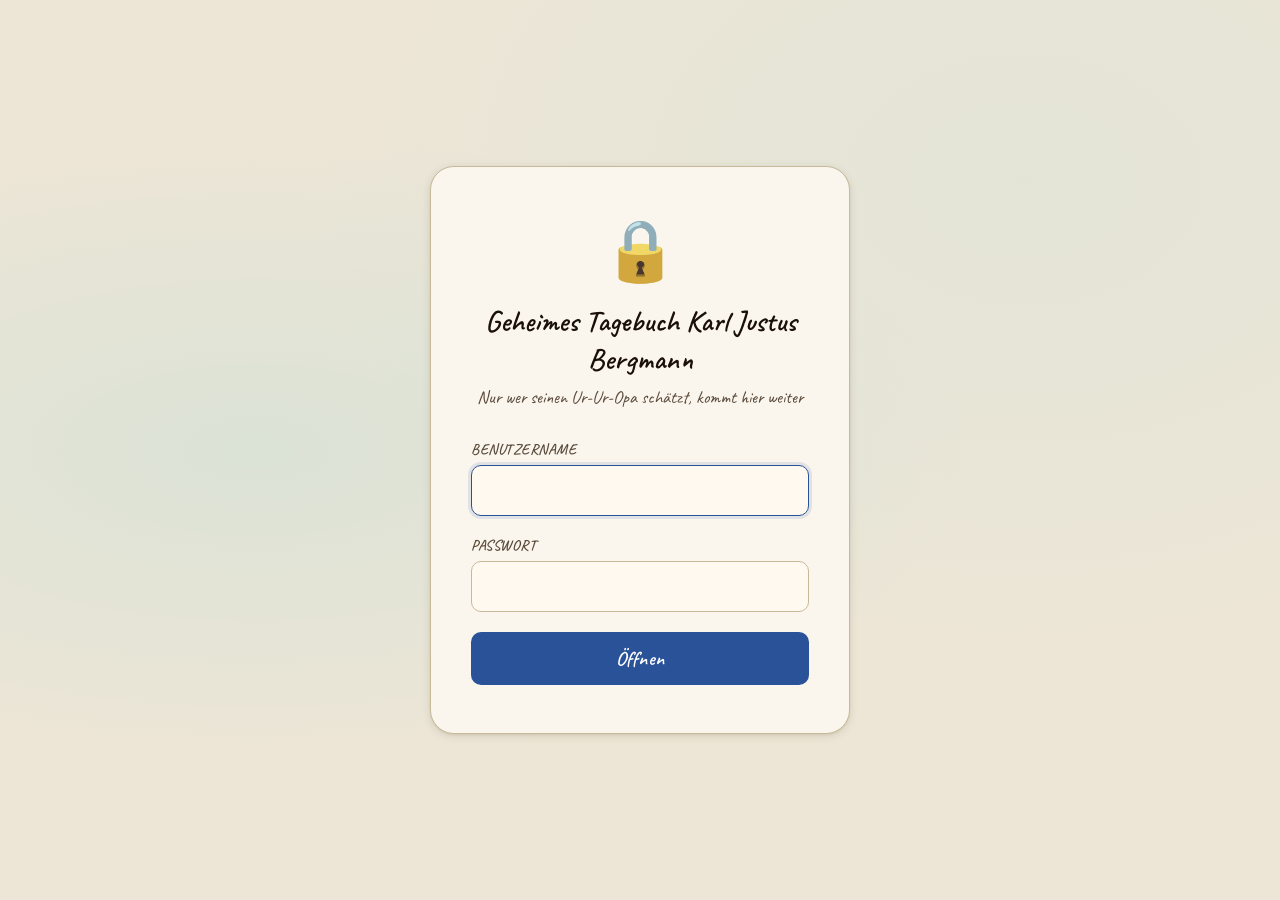
<file: index.html>
<!DOCTYPE html>
<html lang="en">
<head>
  <meta charset="UTF-8">
  <meta name="viewport" content="width=device-width, initial-scale=1.0, user-scalable=no">
  <meta name="apple-mobile-web-app-capable" content="yes">
  <meta name="apple-mobile-web-app-status-bar-style" content="black-translucent">
  <meta name="apple-mobile-web-app-title" content="Tagebuch">
  <link rel="apple-touch-icon" href="assets/icon.svg">
  <link rel="manifest" href="manifest.json">
  <title>Tagebuch</title>
  <link rel="stylesheet" href="css/style.css">
  <link rel="stylesheet" href="css/themes.css">
</head>
<body>

  <!-- Login Screen -->
  <div id="screen-login" class="screen active">
    <div class="login-card">
      <div class="login-icon">&#128274;</div>
      <h1 id="login-title">Secure Login</h1>
      <p id="login-subtitle">Enter your credentials to access the system</p>
      <form id="login-form" autocomplete="off">
        <div class="input-group">
          <label for="login-username">Benutzername</label>
          <input type="text" id="login-username" autocomplete="off" spellcheck="false">
        </div>
        <div class="input-group">
          <label for="login-password">Passwort</label>
          <input type="password" id="login-password" autocomplete="off">
        </div>
        <p id="login-error" class="error-message" hidden></p>
        <button type="submit" class="btn-primary">Öffnen</button>
      </form>
    </div>
  </div>

  <!-- Inbox Screen -->
  <div id="screen-inbox" class="screen">
    <!-- Sidebar -->
    <aside class="sidebar">
      <div class="sidebar-header">
        <div class="app-logo">&#128218;</div>
        <span class="app-name">Tagebuch</span>
      </div>
      <nav class="sidebar-nav">
        <a class="nav-item active" id="nav-inbox">
          <span class="nav-icon">&#128221;</span>
          Einträge
          <span class="nav-badge" id="unread-badge"></span>
        </a>
        <a class="nav-item" id="nav-newspaper" style="display:none;">
          <span class="nav-icon">&#128240;</span>
          Zeitungsseite
        </a>
      </nav>
      <div class="sidebar-account">
        <div class="account-avatar" id="account-avatar"></div>
        <div class="account-info">
          <div class="account-name" id="account-name"></div>
          <div class="account-email" id="account-email"></div>
        </div>
      </div>
    </aside>

    <!-- Main Content Area -->
    <main class="inbox-main">
      <!-- Email List View -->
      <div id="email-list-view" class="view active">
        <div class="inbox-header">
          <h2>Einträge</h2>
        </div>
        <div id="email-list" class="email-list"></div>
      </div>

      <!-- Email Detail View -->
      <div id="email-detail-view" class="view">
        <div class="detail-header">
          <button class="btn-back" id="btn-back">&#8592; Zurück</button>
        </div>
        <div id="email-detail-content" class="email-detail-content"></div>
      </div>
    </main>
  </div>

  <!-- Marker Speech Bubble -->
  <div id="marker-bubble" class="marker-bubble">
    <button class="bubble-close" id="bubble-close">&times;</button>
    <div id="bubble-content" class="bubble-content"></div>
    <div class="bubble-tail"></div>
  </div>
  <!-- Transparent backdrop — captures outside-clicks to close bubble -->
  <div id="bubble-backdrop" class="bubble-backdrop"></div>

  <!-- Audio for notification -->
  <audio id="notification-sound" preload="auto" src="assets/notification.wav"></audio>

  <!-- Newspaper Popup -->
  <div id="newspaper-popup" class="newspaper-overlay">
    <div class="newspaper-modal">
      <button class="newspaper-close" id="newspaper-close">&times;</button>
      <div class="newspaper-inner">
        <img src="assets/Zeitungsseite_final.png" alt="Zeitungsseite" class="newspaper-image">
      </div>
    </div>
  </div>

  <!-- PWA Service Worker -->
  <script>
    if ('serviceWorker' in navigator) {
      navigator.serviceWorker.register('./sw.js');
    }
  </script>

  <!-- Config (edit data/config.js to customize the game) -->
  <script src="data/config.js"></script>

  <!-- Scripts (order matters) -->
  <script src="js/app.js"></script>
  <script src="js/theme.js"></script>
  <script src="js/login.js"></script>
  <script src="js/inbox.js"></script>
  <script src="js/map.js"></script>

</body>
</html>
</file>
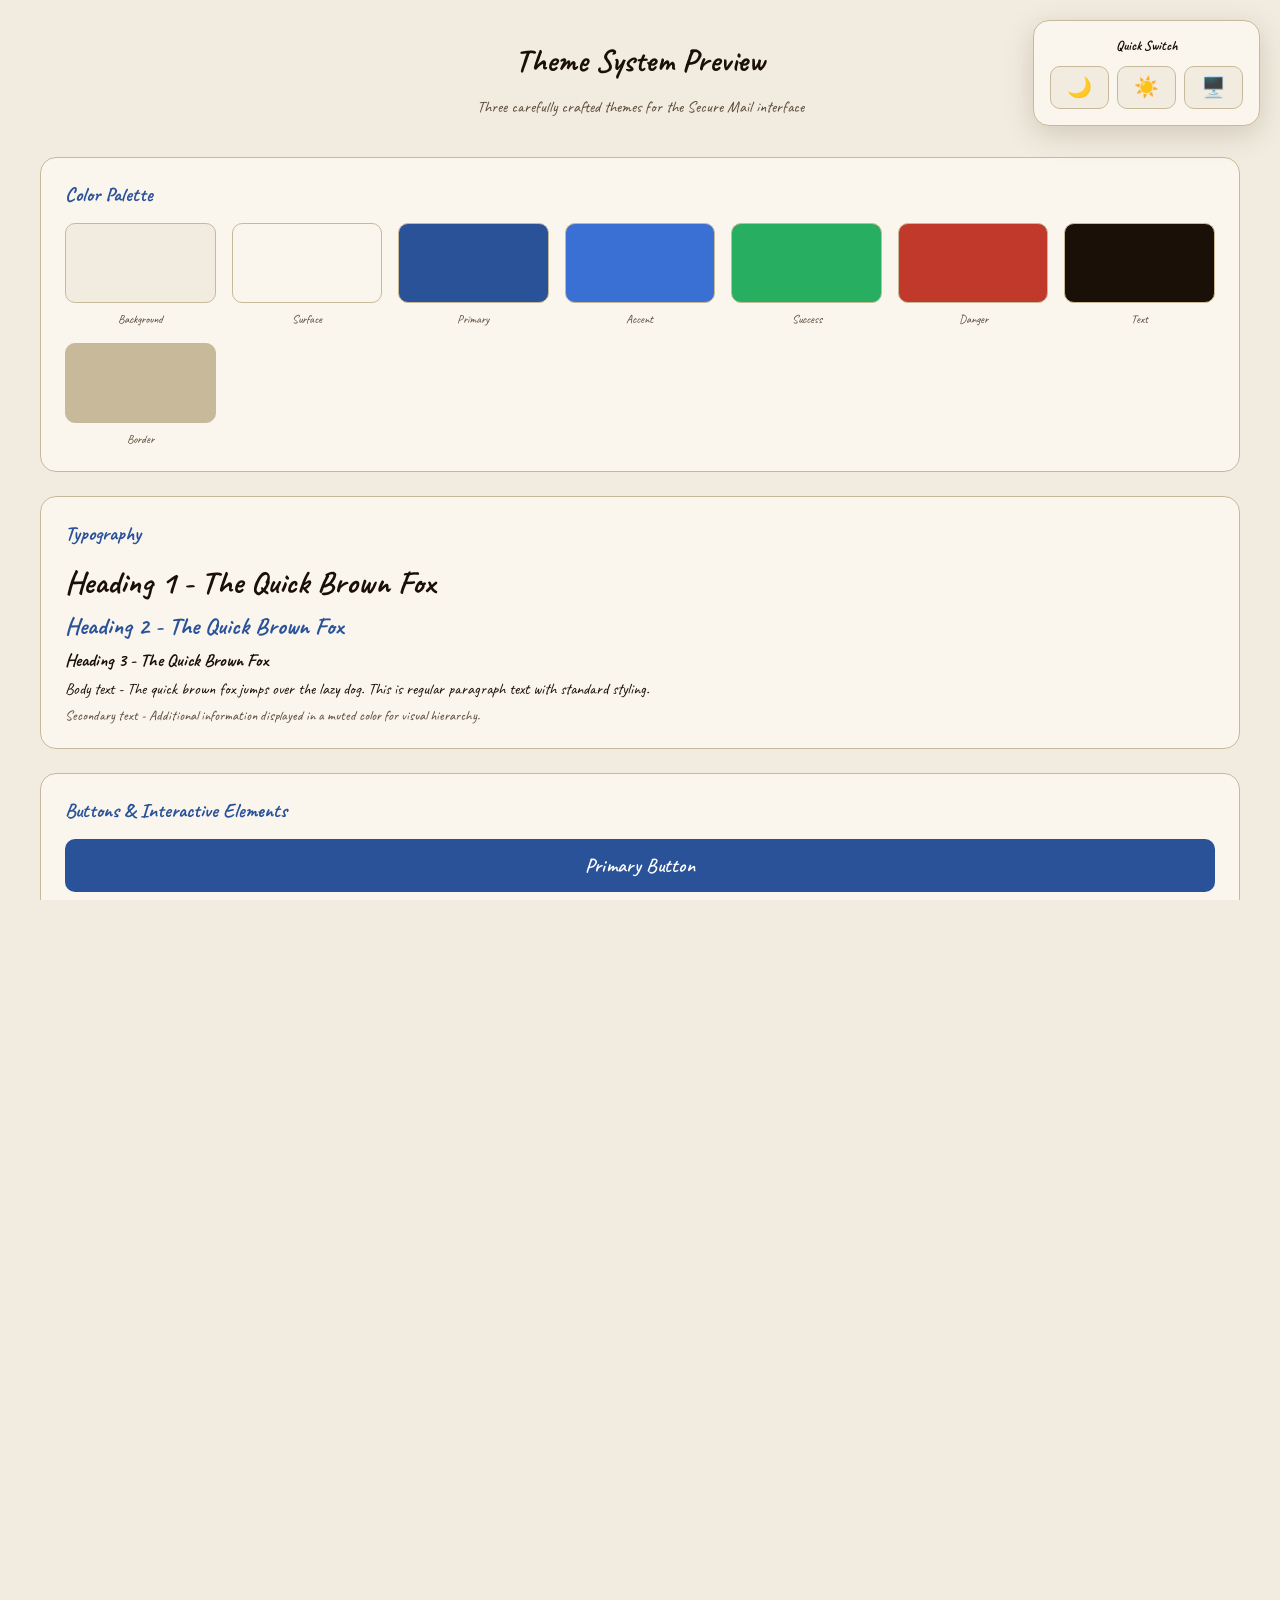
<file: theme-preview.html>
<!DOCTYPE html>
<html lang="en">
<head>
  <meta charset="UTF-8">
  <meta name="viewport" content="width=device-width, initial-scale=1.0">
  <title>Theme Preview - Secure Mail</title>
  <link rel="stylesheet" href="css/style.css">
  <link rel="stylesheet" href="css/themes.css">
  <style>
    .preview-container {
      padding: 40px;
      max-width: 1400px;
      margin: 0 auto;
    }

    .preview-header {
      text-align: center;
      margin-bottom: 40px;
    }

    .preview-header h1 {
      font-size: 32px;
      margin-bottom: 16px;
    }

    .preview-header p {
      color: var(--color-text-secondary);
      font-size: 16px;
    }

    .theme-showcase {
      display: grid;
      gap: 24px;
      margin-bottom: 40px;
    }

    .showcase-section {
      background: var(--color-surface);
      border: 1px solid var(--color-border);
      border-radius: var(--radius-lg);
      padding: 24px;
    }

    .showcase-section h2 {
      font-size: 20px;
      margin-bottom: 16px;
      color: var(--color-primary);
    }

    .color-swatches {
      display: grid;
      grid-template-columns: repeat(auto-fill, minmax(140px, 1fr));
      gap: 16px;
      margin-top: 16px;
    }

    .color-swatch {
      text-align: center;
    }

    .color-box {
      width: 100%;
      height: 80px;
      border-radius: var(--radius-md);
      margin-bottom: 8px;
      border: 1px solid var(--color-border);
    }

    .color-label {
      font-size: 12px;
      color: var(--color-text-secondary);
      font-family: var(--font-mono);
    }

    .component-demo {
      display: grid;
      gap: 16px;
      margin-top: 16px;
    }

    .demo-row {
      display: flex;
      gap: 12px;
      flex-wrap: wrap;
    }

    .quick-theme-switcher {
      position: fixed;
      top: 20px;
      right: 20px;
      background: var(--color-surface);
      border: 1px solid var(--color-border);
      border-radius: var(--radius-lg);
      padding: 16px;
      box-shadow: var(--shadow-lg);
      z-index: 1000;
    }

    .quick-theme-switcher h3 {
      font-size: 14px;
      margin-bottom: 12px;
      text-align: center;
    }

    .quick-theme-buttons {
      display: flex;
      gap: 8px;
    }

    .quick-theme-btn {
      padding: 8px 16px;
      background: var(--color-bg);
      border: 1px solid var(--color-border);
      border-radius: var(--radius-md);
      color: var(--color-text);
      cursor: pointer;
      font-size: 20px;
      transition: all var(--transition-fast);
    }

    .quick-theme-btn:hover {
      background: var(--color-surface-hover);
      border-color: var(--color-primary);
      transform: scale(1.1);
    }

    .quick-theme-btn.active {
      background: var(--color-primary);
      border-color: var(--color-primary);
    }
  </style>
</head>
<body>
  <div class="quick-theme-switcher">
    <h3>Quick Switch</h3>
    <div class="quick-theme-buttons">
      <button class="quick-theme-btn" data-theme="darkmode" title="Dark Mode">🌙</button>
      <button class="quick-theme-btn" data-theme="bright" title="Bright Mode">☀️</button>
      <button class="quick-theme-btn" data-theme="oldschool" title="Old School">🖥️</button>
    </div>
  </div>

  <div class="preview-container">
    <div class="preview-header">
      <h1>Theme System Preview</h1>
      <p>Three carefully crafted themes for the Secure Mail interface</p>
    </div>

    <div class="theme-showcase">
      <!-- Color Palette -->
      <div class="showcase-section">
        <h2>Color Palette</h2>
        <div class="color-swatches">
          <div class="color-swatch">
            <div class="color-box" style="background: var(--color-bg);"></div>
            <div class="color-label">Background</div>
          </div>
          <div class="color-swatch">
            <div class="color-box" style="background: var(--color-surface);"></div>
            <div class="color-label">Surface</div>
          </div>
          <div class="color-swatch">
            <div class="color-box" style="background: var(--color-primary);"></div>
            <div class="color-label">Primary</div>
          </div>
          <div class="color-swatch">
            <div class="color-box" style="background: var(--color-accent);"></div>
            <div class="color-label">Accent</div>
          </div>
          <div class="color-swatch">
            <div class="color-box" style="background: var(--color-success);"></div>
            <div class="color-label">Success</div>
          </div>
          <div class="color-swatch">
            <div class="color-box" style="background: var(--color-danger);"></div>
            <div class="color-label">Danger</div>
          </div>
          <div class="color-swatch">
            <div class="color-box" style="background: var(--color-text);"></div>
            <div class="color-label">Text</div>
          </div>
          <div class="color-swatch">
            <div class="color-box" style="background: var(--color-border);"></div>
            <div class="color-label">Border</div>
          </div>
        </div>
      </div>

      <!-- Typography -->
      <div class="showcase-section">
        <h2>Typography</h2>
        <div style="margin-top: 16px;">
          <h1 style="font-size: 32px; margin-bottom: 8px;">Heading 1 - The Quick Brown Fox</h1>
          <h2 style="font-size: 24px; margin-bottom: 8px;">Heading 2 - The Quick Brown Fox</h2>
          <h3 style="font-size: 18px; margin-bottom: 8px;">Heading 3 - The Quick Brown Fox</h3>
          <p style="font-size: 16px; margin-bottom: 8px;">Body text - The quick brown fox jumps over the lazy dog. This is regular paragraph text with standard styling.</p>
          <p style="font-size: 14px; color: var(--color-text-secondary);">Secondary text - Additional information displayed in a muted color for visual hierarchy.</p>
        </div>
      </div>

      <!-- Buttons -->
      <div class="showcase-section">
        <h2>Buttons & Interactive Elements</h2>
        <div class="component-demo">
          <div class="demo-row">
            <button class="btn-primary">Primary Button</button>
            <button class="btn-back">Back Button</button>
            <button class="btn-primary" disabled>Disabled Button</button>
          </div>
        </div>
      </div>

      <!-- Form Inputs -->
      <div class="showcase-section">
        <h2>Form Elements</h2>
        <div class="component-demo">
          <div class="input-group">
            <label for="preview-input-1">Username</label>
            <input type="text" id="preview-input-1" value="agent" placeholder="Enter username">
          </div>
          <div class="input-group">
            <label for="preview-input-2">Password</label>
            <input type="password" id="preview-input-2" placeholder="Enter password">
          </div>
        </div>
      </div>

      <!-- Email List Sample -->
      <div class="showcase-section">
        <h2>Email List Items</h2>
        <div style="margin-top: 16px;">
          <div class="email-row unread">
            <div class="unread-dot"></div>
            <div class="email-content">
              <div class="email-from">Director</div>
              <div class="email-subject">URGENT: Mission Briefing</div>
            </div>
            <div class="email-date">08:00</div>
          </div>
          <div class="email-row">
            <div class="unread-dot"></div>
            <div class="email-content">
              <div class="email-from">IT Support</div>
              <div class="email-subject">System Maintenance Notice</div>
            </div>
            <div class="email-date">14:15</div>
          </div>
        </div>
      </div>

      <!-- Cards & Surfaces -->
      <div class="showcase-section">
        <h2>Cards & Surfaces</h2>
        <div style="margin-top: 16px; display: grid; gap: 16px;">
          <div style="background: var(--color-surface); padding: 20px; border-radius: var(--radius-md); border: 1px solid var(--color-border);">
            <h3 style="margin-bottom: 8px;">Card Title</h3>
            <p style="color: var(--color-text-secondary); font-size: 14px;">This is a card component demonstrating surface styling with proper elevation and borders.</p>
          </div>
        </div>
      </div>

      <!-- Badges & Labels -->
      <div class="showcase-section">
        <h2>Badges & Status Indicators</h2>
        <div class="demo-row" style="margin-top: 16px;">
          <span class="nav-badge visible">3</span>
          <span style="background: var(--color-success); color: white; padding: 4px 12px; border-radius: 12px; font-size: 12px; font-weight: 600;">Success</span>
          <span style="background: var(--color-danger); color: white; padding: 4px 12px; border-radius: 12px; font-size: 12px; font-weight: 600;">Error</span>
          <span style="background: var(--color-primary); color: white; padding: 4px 12px; border-radius: 12px; font-size: 12px; font-weight: 600;">Info</span>
        </div>
      </div>
    </div>
  </div>

  <script src="js/theme.js"></script>
  <script>
    // Add click handlers for quick theme buttons
    document.querySelectorAll('.quick-theme-btn').forEach(function(btn) {
      btn.addEventListener('click', function() {
        var theme = this.dataset.theme;
        if (window.EscapeRoom && window.EscapeRoom.theme) {
          window.EscapeRoom.theme.apply(theme);
        }
        updateQuickButtons();
      });
    });

    function updateQuickButtons() {
      var current = window.EscapeRoom.theme.getCurrent();
      document.querySelectorAll('.quick-theme-btn').forEach(function(btn) {
        if (btn.dataset.theme === current) {
          btn.classList.add('active');
        } else {
          btn.classList.remove('active');
        }
      });
    }

    // Update buttons on theme change
    document.addEventListener('theme-changed', updateQuickButtons);

    // Initial update
    setTimeout(updateQuickButtons, 100);
  </script>
</body>
</html>
</file>
<file: css/style.css>
/* ============================================
   CSS Custom Properties
   ============================================ */
:root {
  --color-bg: #0f1923;
  --color-bg-light: #1a2733;
  --color-surface: #1e3044;
  --color-surface-hover: #253d54;
  --color-primary: #00b4d8;
  --color-primary-dark: #0096b7;
  --color-accent: #48cae4;
  --color-danger: #e63946;
  --color-success: #2a9d8f;
  --color-text: #e8eaed;
  --color-text-secondary: #9aa0a6;
  --color-text-muted: #5f6368;
  --color-border: #2a3f52;
  --color-unread: #00b4d8;
  --color-marker: #e63946;
  --color-marker-done: #2a9d8f;

  --font-family: -apple-system, BlinkMacSystemFont, 'Segoe UI', Roboto, Oxygen, sans-serif;
  --font-mono: 'Courier New', Courier, monospace;

  --radius-sm: 6px;
  --radius-md: 10px;
  --radius-lg: 16px;
  --radius-xl: 24px;

  --shadow-sm: 0 1px 3px rgba(0, 0, 0, 0.3);
  --shadow-md: 0 4px 12px rgba(0, 0, 0, 0.4);
  --shadow-lg: 0 8px 30px rgba(0, 0, 0, 0.5);
  --shadow-xl: 0 16px 50px rgba(0, 0, 0, 0.6);

  --transition-fast: 0.15s ease;
  --transition-normal: 0.3s ease;
  --transition-slow: 0.5s ease;

  --sidebar-width: 260px;
}

/* ============================================
   Reset & Base
   ============================================ */
*, *::before, *::after {
  margin: 0;
  padding: 0;
  box-sizing: border-box;
}

html, body {
  height: 100%;
  overflow: hidden;
}

body {
  font-family: var(--font-family);
  background: var(--color-bg);
  color: var(--color-text);
  -webkit-tap-highlight-color: transparent;
  -webkit-font-smoothing: antialiased;
}

button {
  font-family: inherit;
  cursor: pointer;
  border: none;
  outline: none;
}

input {
  font-family: inherit;
  outline: none;
  border: none;
}

/* ============================================
   Screen Management
   ============================================ */
.screen {
  position: absolute;
  inset: 0;
  opacity: 0;
  visibility: hidden;
  transition: opacity var(--transition-slow), visibility var(--transition-slow);
}

.screen.active {
  opacity: 1;
  visibility: visible;
}

.view {
  display: none;
}

.view.active {
  display: flex;
  flex-direction: column;
  flex: 1;
  min-height: 0;
}

/* ============================================
   Login Screen
   ============================================ */
#screen-login {
  display: flex;
  align-items: center;
  justify-content: center;
  background: linear-gradient(135deg, #0a1628 0%, #1a2733 50%, #0f2027 100%);
}

#screen-login::before {
  content: '';
  position: absolute;
  inset: 0;
  background:
    radial-gradient(ellipse at 20% 50%, rgba(0, 180, 216, 0.08) 0%, transparent 50%),
    radial-gradient(ellipse at 80% 20%, rgba(72, 202, 228, 0.06) 0%, transparent 50%);
  pointer-events: none;
}

.login-card {
  position: relative;
  background: var(--color-surface);
  border: 1px solid var(--color-border);
  border-radius: var(--radius-xl);
  padding: 48px 40px;
  width: 90%;
  max-width: 420px;
  box-shadow: var(--shadow-xl);
  text-align: center;
}

.login-icon {
  font-size: 60px;
  margin-bottom: 16px;
  filter: grayscale(0.3);
}

.login-card h1 {
  font-size: 30px;
  font-weight: 600;
  margin-bottom: 8px;
  color: var(--color-text);
}

.login-card p {
  font-size: 18px;
  color: var(--color-text-secondary);
  margin-bottom: 32px;
}

.input-group {
  text-align: left;
  margin-bottom: 20px;
}

.input-group label {
  display: block;
  font-size: 15px;
  font-weight: 600;
  text-transform: uppercase;
  letter-spacing: 0.5px;
  color: var(--color-text-secondary);
  margin-bottom: 6px;
}

.input-group input {
  width: 100%;
  padding: 12px 16px;
  background: var(--color-bg-light);
  border: 1px solid var(--color-border);
  border-radius: var(--radius-md);
  color: var(--color-text);
  font-size: 20px;
  transition: border-color var(--transition-fast);
}

.input-group input:focus {
  border-color: var(--color-primary);
}

.error-message {
  color: var(--color-danger) !important;
  font-size: 13px !important;
  margin-bottom: 16px !important;
  min-height: 20px;
}

.btn-primary {
  width: 100%;
  padding: 14px;
  background: var(--color-primary);
  color: #fff;
  font-size: 20px;
  font-weight: 600;
  border-radius: var(--radius-md);
  transition: background var(--transition-fast), transform var(--transition-fast);
}

.btn-primary:hover {
  background: var(--color-primary-dark);
}

.btn-primary:active {
  transform: scale(0.98);
}

/* Shake animation */
@keyframes shake {
  0%, 100% { transform: translateX(0); }
  10%, 30%, 50%, 70%, 90% { transform: translateX(-6px); }
  20%, 40%, 60%, 80% { transform: translateX(6px); }
}

.login-card.shake {
  animation: shake 0.5s ease;
}

/* ============================================
   Inbox Screen Layout
   ============================================ */
#screen-inbox {
  display: flex;
  background: var(--color-bg);
}

/* Sidebar */
.sidebar {
  width: var(--sidebar-width);
  background: var(--color-bg-light);
  border-right: 1px solid var(--color-border);
  display: flex;
  flex-direction: column;
  flex-shrink: 0;
}

.sidebar-header {
  display: flex;
  align-items: center;
  gap: 12px;
  padding: 20px;
  border-bottom: 1px solid var(--color-border);
}

.app-logo {
  font-size: 35px;
}

.app-name {
  font-size: 23px;
  font-weight: 700;
  color: var(--color-primary);
}

.sidebar-nav {
  padding: 12px;
  flex: 1;
}

.nav-item {
  display: flex;
  align-items: center;
  gap: 12px;
  padding: 12px 16px;
  border-radius: var(--radius-md);
  color: var(--color-text);
  text-decoration: none;
  font-size: 18px;
  font-weight: 500;
  cursor: pointer;
  transition: background var(--transition-fast);
}

.nav-item.active {
  background: var(--color-surface);
}

.nav-icon {
  font-size: 23px;
}

.nav-badge {
  margin-left: auto;
  background: var(--color-primary);
  color: #fff;
  font-size: 14px;
  font-weight: 700;
  padding: 2px 8px;
  border-radius: 10px;
  display: none;
}

.nav-badge.visible {
  display: inline-block;
}

.sidebar-account {
  display: flex;
  align-items: center;
  gap: 12px;
  padding: 16px 20px;
  border-top: 1px solid var(--color-border);
}

.account-avatar {
  width: 36px;
  height: 36px;
  border-radius: 50%;
  background: var(--color-primary);
  display: flex;
  align-items: center;
  justify-content: center;
  color: #fff;
  font-weight: 700;
  font-size: 18px;
  flex-shrink: 0;
}

.account-name {
  font-size: 16px;
  font-weight: 600;
}

.account-email {
  font-size: 14px;
  color: var(--color-text-secondary);
}

/* Main Content */
.inbox-main {
  flex: 1;
  display: flex;
  flex-direction: column;
  min-width: 0;
  min-height: 0;
  overflow: hidden;
}

/* Inbox Header */
.inbox-header {
  padding: 20px 24px;
  border-bottom: 1px solid var(--color-border);
  flex-shrink: 0;
}

.inbox-header h2 {
  font-size: 25px;
  font-weight: 600;
}

/* Email List */
.email-list {
  flex: 1;
  overflow-y: auto;
}

.email-row {
  display: flex;
  align-items: center;
  padding: 16px 24px;
  border-bottom: 1px solid var(--color-border);
  cursor: pointer;
  transition: background var(--transition-fast);
  gap: 16px;
}

.email-row:hover {
  background: var(--color-surface-hover);
}

.email-row.unread {
  background: var(--color-surface);
}

.email-row.unread .email-subject {
  font-weight: 700;
  color: var(--color-text);
}

.email-row.unread .email-from {
  font-weight: 600;
  color: var(--color-text);
}

.unread-dot {
  width: 8px;
  height: 8px;
  border-radius: 50%;
  background: var(--color-unread);
  flex-shrink: 0;
  opacity: 0;
}

.email-row.unread .unread-dot {
  opacity: 1;
}

.email-content {
  flex: 1;
  min-width: 0;
}

.email-from {
  font-size: 18px;
  color: var(--color-text-secondary);
  margin-bottom: 2px;
  white-space: nowrap;
  overflow: hidden;
  text-overflow: ellipsis;
}

.email-subject {
  font-size: 19px;
  color: var(--color-text-secondary);
  white-space: nowrap;
  overflow: hidden;
  text-overflow: ellipsis;
}

.email-date {
  font-size: 15px;
  font-weight: 700;
  color: var(--color-text-muted);
  flex-shrink: 0;
  white-space: nowrap;
}

/* New email slide-in animation */
@keyframes slideInEmail {
  from {
    opacity: 0;
    transform: translateY(-20px);
    max-height: 0;
    padding-top: 0;
    padding-bottom: 0;
  }
  to {
    opacity: 1;
    transform: translateY(0);
    max-height: 100px;
    padding-top: 16px;
    padding-bottom: 16px;
  }
}

.email-row.new-email {
  animation: slideInEmail 0.5s ease forwards;
  background: rgba(0, 180, 216, 0.1);
}

/* ============================================
   Email Detail View
   ============================================ */
.detail-header {
  padding: 16px 24px;
  border-bottom: 1px solid var(--color-border);
  flex-shrink: 0;
}

.btn-back {
  background: var(--color-surface);
  color: var(--color-primary);
  font-size: 19px;
  font-weight: 600;
  padding: 10px 20px;
  border-radius: var(--radius-md);
  border: 1px solid var(--color-border);
  transition: background var(--transition-fast), border-color var(--transition-fast);
}

.btn-back:hover {
  background: var(--color-surface-hover);
  border-color: var(--color-primary);
}

.email-detail-content {
  flex: 1;
  overflow-y: auto;
  padding: 24px;
  padding-bottom: 40vh;
  background: var(--color-bg);
}

.detail-subject {
  font-size: 28px;
  font-weight: 700;
  margin-bottom: 20px;
  line-height: 1.3;
}

.detail-meta {
  display: flex;
  align-items: center;
  gap: 12px;
  margin-bottom: 24px;
  padding-bottom: 20px;
  border-bottom: 1px solid var(--color-border);
}

.detail-avatar {
  width: 40px;
  height: 40px;
  border-radius: 50%;
  background: var(--color-surface);
  display: flex;
  align-items: center;
  justify-content: center;
  font-size: 23px;
  flex-shrink: 0;
  border: 1px solid var(--color-border);
}

.detail-from {
  font-size: 18px;
  font-weight: 600;
}

.detail-date {
  font-size: 15px;
  color: var(--color-text-secondary);
}

.detail-body {
  font-size: 19px;
  line-height: 1.7;
  color: var(--color-text);
  white-space: pre-wrap;
}

/* ============================================
   Map View (inside email detail)
   ============================================ */
.map-section {
  margin-top: 24px;
}

.map-progress {
  display: flex;
  align-items: center;
  justify-content: space-between;
  padding: 12px 16px;
  background: var(--color-surface);
  border-radius: var(--radius-md);
  margin-bottom: 16px;
}

.map-progress-text {
  font-size: 18px;
  font-weight: 500;
  color: var(--color-text-secondary);
}

.map-progress-bar {
  width: 120px;
  height: 6px;
  background: var(--color-bg);
  border-radius: 3px;
  overflow: hidden;
}

.map-progress-fill {
  height: 100%;
  background: var(--color-primary);
  border-radius: 3px;
  transition: width var(--transition-normal);
}

.map-container {
  position: relative;
  border-radius: var(--radius-md);
  overflow: hidden;
  border: 1px solid var(--color-border);
  background: var(--color-bg-light);
  width: 100%;
}

.map-container img {
  width: 100%;
  display: block;
}

/* Map Markers */
.map-marker {
  position: absolute;
  transform: translate(-50%, -100%);
  cursor: pointer;
  z-index: 2;
  display: flex;
  flex-direction: column;
  align-items: center;
  transition: transform var(--transition-fast);
}

.map-marker:active {
  transform: translate(-50%, -100%) scale(0.9);
}

.marker-pin {
  width: 32px;
  height: 42px;
  position: relative;
}

.marker-pin svg {
  width: 100%;
  height: 100%;
  filter: drop-shadow(0 2px 4px rgba(0, 0, 0, 0.5));
}

.marker-pin-fill {
  fill: var(--color-marker);
  transition: fill var(--transition-normal);
}

.map-marker.confirmed .marker-pin-fill {
  fill: var(--color-marker-done);
}

.marker-label {
  font-size: 14px;
  font-weight: 700;
  background: rgba(0, 0, 0, 0.75);
  color: #fff;
  padding: 2px 8px;
  border-radius: 4px;
  white-space: nowrap;
  margin-top: -4px;
}

/* Pulsing animation for unconfirmed markers */
@keyframes pulse {
  0% { transform: scale(1); opacity: 1; }
  50% { transform: scale(1.4); opacity: 0; }
  100% { transform: scale(1.8); opacity: 0; }
}

.marker-pulse {
  position: absolute;
  top: 6px;
  left: 50%;
  width: 16px;
  height: 16px;
  margin-left: -8px;
  border-radius: 50%;
  background: var(--color-marker);
  z-index: -1;
}

.marker-pulse::before {
  content: '';
  position: absolute;
  inset: 0;
  border-radius: 50%;
  background: var(--color-marker);
  animation: pulse 2s ease-out infinite;
}

.map-marker.confirmed .marker-pulse {
  display: none;
}

/* Confirmed checkmark */
.marker-check {
  display: none;
  position: absolute;
  top: 8px;
  left: 50%;
  transform: translateX(-50%);
  font-size: 18px;
  color: #fff;
  font-weight: 700;
  z-index: 3;
}

.map-marker.confirmed .marker-check {
  display: block;
}

/* ============================================
   Marker Speech Bubble
   ============================================ */

/* Transparent backdrop — sits below bubble, captures outside clicks */
.bubble-backdrop {
  position: fixed;
  inset: 0;
  z-index: 150;
  display: none;
}

.bubble-backdrop.active {
  display: block;
}

/* The speech bubble itself */
.marker-bubble {
  position: fixed;
  z-index: 200;
  width: 280px;
  max-width: calc(100vw - 32px);
  background: var(--color-bg-light);
  border: 1px solid var(--color-border);
  border-radius: var(--radius-lg);
  padding: 16px;
  box-shadow: var(--shadow-xl);
  opacity: 0;
  pointer-events: none;
  transform: scale(0.88);
  transition: opacity var(--transition-fast), transform var(--transition-fast);
  /* transform-origin is set dynamically via JS to point at the marker */
}

.marker-bubble.active {
  opacity: 1;
  pointer-events: auto;
  transform: scale(1);
}

/* ---- Tail (the little arrow) ---- */
.bubble-tail {
  position: absolute;
  width: 12px;
  height: 12px;
}

/* Tail at bottom — bubble is ABOVE the marker */
.marker-bubble.tail-bottom .bubble-tail {
  bottom: -7px;
  background: var(--color-bg-light);
  border-right: 1px solid var(--color-border);
  border-bottom: 1px solid var(--color-border);
  transform: rotate(45deg);
}

/* Tail at top — bubble is BELOW the marker */
.marker-bubble.tail-top .bubble-tail {
  top: -7px;
  background: var(--color-bg-light);
  border-left: 1px solid var(--color-border);
  border-top: 1px solid var(--color-border);
  transform: rotate(45deg);
}

/* ---- Close button ---- */
.bubble-close {
  position: absolute;
  top: 10px;
  right: 10px;
  background: none;
  color: var(--color-text-muted);
  font-size: 23px;
  line-height: 1;
  width: 26px;
  height: 26px;
  display: flex;
  align-items: center;
  justify-content: center;
  border-radius: var(--radius-sm);
  transition: color var(--transition-fast), background var(--transition-fast);
  flex-shrink: 0;
}

.bubble-close:hover {
  color: var(--color-text);
  background: var(--color-surface);
}

/* ---- Bubble content ---- */
.sheet-title {
  font-size: 20px;
  font-weight: 700;
  margin-bottom: 4px;
  padding-right: 24px; /* don't overlap the close button */
  line-height: 1.3;
}

.sheet-label {
  font-size: 15px;
  color: var(--color-primary);
  font-weight: 600;
  margin-bottom: 12px;
}

.sheet-description {
  font-size: 18px;
  line-height: 1.6;
  color: var(--color-text-secondary);
  margin-bottom: 16px;
}

.btn-confirm {
  width: 100%;
  padding: 12px;
  background: var(--color-primary);
  color: #fff;
  font-size: 18px;
  font-weight: 600;
  border-radius: var(--radius-md);
  transition: background var(--transition-fast), transform var(--transition-fast);
}

.btn-confirm:hover {
  background: var(--color-primary-dark);
}

.btn-confirm:active {
  transform: scale(0.98);
}

.btn-confirm:disabled {
  background: var(--color-marker-done);
  cursor: default;
}

.btn-confirm:disabled::after {
  content: ' \2713';
}

/* ============================================
   Scrollbar Styling
   ============================================ */
::-webkit-scrollbar {
  width: 6px;
}

::-webkit-scrollbar-track {
  background: transparent;
}

::-webkit-scrollbar-thumb {
  background: var(--color-border);
  border-radius: 3px;
}

::-webkit-scrollbar-thumb:hover {
  background: var(--color-text-muted);
}

/* ============================================
   Responsive — Tablet & Smaller Screens
   ============================================ */
@media (max-width: 1024px) {
  :root {
    --sidebar-width: 220px;
  }
}

@media (max-width: 768px) {
  .sidebar {
    display: none;
  }

  .inbox-main {
    width: 100%;
  }

  .email-row {
    padding: 14px 16px;
  }

  .email-detail-content {
    padding: 16px;
  }

  .login-card {
    padding: 36px 28px;
  }
}

/* ============================================
   Utility: no-select for interactive elements
   ============================================ */
.map-marker,
.btn-primary,
.btn-confirm,
.btn-back,
.nav-item,
.email-row {
  -webkit-user-select: none;
  user-select: none;
}

/* ============================================
   Newspaper Popup
   ============================================ */
.newspaper-overlay {
  position: fixed;
  inset: 0;
  z-index: 500;
  background: rgba(0, 0, 0, 0.85);
  display: flex;
  align-items: center;
  justify-content: center;
  opacity: 0;
  visibility: hidden;
  transition: opacity var(--transition-normal), visibility var(--transition-normal);
}

.newspaper-overlay.active {
  opacity: 1;
  visibility: visible;
}

.newspaper-modal {
  position: relative;
  max-width: min(680px, 94vw);
  max-height: 92vh;
  overflow-y: auto;
  border-radius: var(--radius-md);
  box-shadow: var(--shadow-xl);
}

.newspaper-inner {
  position: relative;
  display: block;
}

.newspaper-image {
  width: 100%;
  display: block;
}

/* Text overlaid on the image placeholder area.
   Adjust top/left/width/height to align with the blank box in the newspaper image. */
.newspaper-text {
  position: absolute;
  top: 42%;
  left: 18%;
  width: 64%;
  height: 15%;
  overflow: hidden;
  display: flex;
  align-items: flex-start;
  justify-content: flex-start;
  padding: 4px 6px;
  font-family: 'Arial Narrow', 'Helvetica Neue Condensed', Arial, sans-serif;
  font-size: clamp(7px, 1.1vw, 11px);
  line-height: 1.4;
  color: #1a1a1a;
  white-space: pre-wrap;
  text-align: left;
}

.newspaper-close {
  position: absolute;
  top: 8px;
  right: 8px;
  z-index: 10;
  background: rgba(0, 0, 0, 0.55);
  color: #fff;
  font-size: 26px;
  line-height: 1;
  width: 36px;
  height: 36px;
  border-radius: 50%;
  display: flex;
  align-items: center;
  justify-content: center;
  transition: background var(--transition-fast);
}

.newspaper-close:hover {
  background: rgba(0, 0, 0, 0.8);
}

/* ============================================
   Placeholder map fallback
   ============================================ */
.map-placeholder {
  width: 100%;
  aspect-ratio: 16 / 10;
  background: linear-gradient(135deg, #1a2733, #253d54);
  display: flex;
  align-items: center;
  justify-content: center;
  color: var(--color-text-muted);
  font-size: 18px;
}
</file>
<file: css/themes.css>
/* Handwriting font for Notebook theme */
@import url('https://fonts.googleapis.com/css2?family=Caveat:wght@400;600;700&display=swap');

/* ============================================
   Theme System Styles
   ============================================ */

/* Theme Selector in Sidebar */
.theme-selector {
  padding: 16px 12px;
  margin-top: auto;
  border-top: 1px solid var(--color-border);
}

.theme-selector-header {
  display: flex;
  align-items: center;
  justify-content: space-between;
  margin-bottom: 12px;
}

.theme-selector-label {
  font-size: 15px;
  font-weight: 600;
  text-transform: uppercase;
  letter-spacing: 0.5px;
  color: var(--color-text-secondary);
}

.theme-toggle-quick {
  background: var(--color-surface);
  border: 1px solid var(--color-border);
  border-radius: var(--radius-sm);
  width: 32px;
  height: 32px;
  display: flex;
  align-items: center;
  justify-content: center;
  font-size: 20px;
  cursor: pointer;
  transition: all var(--transition-fast);
}

.theme-toggle-quick:hover {
  background: var(--color-surface-hover);
  border-color: var(--color-primary);
  transform: scale(1.1);
}

.theme-toggle-quick:active {
  transform: scale(0.95);
}

.theme-buttons {
  display: flex;
  flex-direction: column;
  gap: 6px;
}

.theme-button {
  display: flex;
  align-items: center;
  gap: 10px;
  padding: 10px 12px;
  background: transparent;
  border: 1px solid var(--color-border);
  border-radius: var(--radius-md);
  color: var(--color-text);
  font-size: 16px;
  font-weight: 500;
  cursor: pointer;
  transition: all var(--transition-fast);
  text-align: left;
}

.theme-button:hover {
  background: var(--color-surface);
  border-color: var(--color-primary);
}

.theme-button.active {
  background: var(--color-surface);
  border-color: var(--color-primary);
  border-width: 2px;
  padding: 9px 11px;
}

.theme-button .theme-icon {
  font-size: 23px;
  width: 24px;
  text-align: center;
  flex-shrink: 0;
}

.theme-button .theme-name {
  flex: 1;
}

/* ============================================
   Theme-Specific Overrides
   ============================================ */

/* Bright Theme Adjustments */
body.theme-bright {
  /* Add subtle gradient to login background */
}

body.theme-bright #screen-login {
  background: linear-gradient(135deg, #e3f2fd 0%, #f8f9fa 50%, #e8eaf6 100%);
}

body.theme-bright #screen-login::before {
  background:
    radial-gradient(ellipse at 20% 50%, rgba(0, 150, 199, 0.08) 0%, transparent 50%),
    radial-gradient(ellipse at 80% 20%, rgba(0, 180, 216, 0.06) 0%, transparent 50%);
}

body.theme-bright .login-card {
  border: 1px solid var(--color-border);
  box-shadow:
    0 4px 20px rgba(0, 0, 0, 0.08),
    0 1px 3px rgba(0, 0, 0, 0.05);
}

body.theme-bright .input-group input {
  background: #f8f9fa;
}

body.theme-bright .btn-primary {
  box-shadow: 0 2px 8px rgba(0, 150, 199, 0.25);
}

body.theme-bright .btn-primary:hover {
  box-shadow: 0 4px 12px rgba(0, 150, 199, 0.35);
}

/* Old School Theme Adjustments */
body.theme-oldschool {
  /* CRT monitor effect */
  image-rendering: pixelated;
  image-rendering: -moz-crisp-edges;
  image-rendering: crisp-edges;
}

body.theme-oldschool * {
  font-family: var(--font-mono);
  letter-spacing: 0.5px;
}

/* CRT scan line effect */
body.theme-oldschool::after {
  content: '';
  position: fixed;
  inset: 0;
  background: repeating-linear-gradient(
    0deg,
    rgba(0, 0, 0, 0.15) 0px,
    rgba(0, 0, 0, 0.15) 1px,
    transparent 1px,
    transparent 2px
  );
  pointer-events: none;
  z-index: 9999;
  animation: scanline 8s linear infinite;
}

@keyframes scanline {
  0% { transform: translateY(0); }
  100% { transform: translateY(10px); }
}

/* CRT glow effect */
body.theme-oldschool #screen-login {
  background: #000;
  position: relative;
}

body.theme-oldschool #screen-login::before {
  background:
    radial-gradient(ellipse at 50% 50%, rgba(0, 255, 0, 0.03) 0%, transparent 70%);
}

/* Terminal-style borders */
body.theme-oldschool .login-card,
body.theme-oldschool .sidebar,
body.theme-oldschool .email-row,
body.theme-oldschool .input-group input,
body.theme-oldschool .btn-primary,
body.theme-oldschool .btn-back,
body.theme-oldschool .theme-button,
body.theme-oldschool .map-container,
body.theme-oldschool .bottom-sheet {
  border-width: 2px;
  border-style: solid;
}

body.theme-oldschool .login-card {
  box-shadow:
    0 0 20px rgba(0, 255, 0, 0.3),
    inset 0 0 20px rgba(0, 255, 0, 0.05);
}

/* Text glow effect */
body.theme-oldschool .login-card h1,
body.theme-oldschool .app-name,
body.theme-oldschool .detail-subject,
body.theme-oldschool .email-subject {
  text-shadow: 0 0 8px currentColor;
}

body.theme-oldschool .btn-primary,
body.theme-oldschool .btn-confirm {
  background: transparent;
  box-shadow:
    0 0 10px var(--color-primary),
    inset 0 0 10px rgba(0, 255, 0, 0.1);
  text-shadow: 0 0 8px var(--color-primary);
}

body.theme-oldschool .btn-primary:hover,
body.theme-oldschool .btn-confirm:hover {
  background: rgba(0, 255, 0, 0.1);
  box-shadow:
    0 0 20px var(--color-primary),
    inset 0 0 15px rgba(0, 255, 0, 0.2);
}

/* Blinking cursor effect for inputs */
body.theme-oldschool .input-group input:focus {
  box-shadow: 0 0 10px var(--color-primary);
  animation: input-blink 1s step-end infinite;
}

@keyframes input-blink {
  0%, 50% { border-color: var(--color-primary); }
  51%, 100% { border-color: transparent; }
}

/* Retro rounded corners - less rounded for old school look */
body.theme-oldschool .login-card,
body.theme-oldschool .btn-primary,
body.theme-oldschool .btn-back,
body.theme-oldschool .btn-confirm,
body.theme-oldschool .input-group input,
body.theme-oldschool .map-container {
  border-radius: 0;
}

body.theme-oldschool .nav-item,
body.theme-oldschool .theme-button,
body.theme-oldschool .account-avatar,
body.theme-oldschool .detail-avatar {
  border-radius: 3px;
}

/* Matrix-style background animation for login */
body.theme-oldschool #screen-login::after {
  content: '';
  position: absolute;
  inset: 0;
  background-image:
    linear-gradient(transparent 50%, rgba(0, 255, 0, 0.02) 50%);
  background-size: 100% 4px;
  animation: matrix-scroll 3s linear infinite;
  pointer-events: none;
}

@keyframes matrix-scroll {
  0% { background-position: 0 0; }
  100% { background-position: 0 100%; }
}

/* Pixel-perfect unread dot */
body.theme-oldschool .unread-dot {
  border-radius: 0;
  width: 6px;
  height: 6px;
  box-shadow: 0 0 6px var(--color-unread);
}

/* ASCII-style icons */
body.theme-oldschool .login-icon {
  font-family: var(--font-mono);
  filter: none;
  text-shadow: 0 0 10px currentColor;
}

/* Phosphor glow on hover */
body.theme-oldschool .email-row:hover,
body.theme-oldschool .nav-item:hover,
body.theme-oldschool .theme-button:hover {
  background: rgba(0, 255, 0, 0.05);
  box-shadow: inset 0 0 10px rgba(0, 255, 0, 0.1);
}

body.theme-oldschool .email-row.unread {
  background: rgba(0, 255, 255, 0.05);
  box-shadow: inset 0 0 10px rgba(0, 255, 255, 0.1);
}

/* Terminal-style scrollbar */
body.theme-oldschool ::-webkit-scrollbar-thumb {
  background: var(--color-primary);
  border-radius: 0;
  box-shadow: 0 0 5px var(--color-primary);
}

/* Old school markers with pixel aesthetic */
body.theme-oldschool .marker-pin svg {
  filter: drop-shadow(0 0 8px currentColor);
}

body.theme-oldschool .marker-label {
  border: 1px solid var(--color-primary);
  background: rgba(0, 0, 0, 0.9);
  box-shadow: 0 0 8px rgba(0, 255, 0, 0.5);
  text-shadow: 0 0 4px currentColor;
}

/* Bottom sheet with retro border */
body.theme-oldschool .bottom-sheet {
  border-radius: 0;
  border: 2px solid var(--color-primary);
  box-shadow: 0 0 30px rgba(0, 255, 0, 0.3);
}

body.theme-oldschool .bottom-sheet-handle {
  background: var(--color-primary);
  border-radius: 0;
  box-shadow: 0 0 5px var(--color-primary);
}

/* Badge with glow */
body.theme-oldschool .nav-badge {
  border-radius: 2px;
  border: 1px solid var(--color-primary);
  box-shadow: 0 0 8px var(--color-primary);
}

/* ============================================
   Notebook Theme
   ============================================ */

/* Apply handwriting font everywhere */
body.theme-notebook,
body.theme-notebook * {
  font-family: 'Caveat', cursive;
}

/* Slightly larger base size — Caveat reads best a bit bigger */
body.theme-notebook {
  font-size: 21px;
}

/* Login screen: plain aged paper */
body.theme-notebook #screen-login {
  background: #ede6d6;
}

body.theme-notebook .login-card {
  background: #faf6ee;
  border: 1px solid #c8b99a;
  box-shadow:
    0 2px 8px rgba(60, 40, 10, 0.12),
    0 1px 2px rgba(60, 40, 10, 0.08);
}

body.theme-notebook .login-icon {
  font-family: sans-serif; /* keep emoji rendering clean */
}

body.theme-notebook .input-group input {
  background: #fff9f0;
  border-color: #c8b99a;
}

body.theme-notebook .input-group input:focus {
  border-color: #2a5298;
  box-shadow: 0 0 0 3px rgba(42, 82, 152, 0.12);
}

body.theme-notebook .btn-primary {
  letter-spacing: 0.3px;
}

/* Sidebar: feels like the cover of a notebook */
body.theme-notebook .sidebar {
  background: #e8dfc9;
  border-right-color: #c8b99a;
}

body.theme-notebook .sidebar-header {
  border-bottom-color: #c8b99a;
}

body.theme-notebook .app-logo {
  font-family: sans-serif;
}

body.theme-notebook .app-name {
  font-size: 25px;
}

/* Main content: lined paper effect */
body.theme-notebook .inbox-main {
  background-image: repeating-linear-gradient(
    to bottom,
    transparent,
    transparent 27px,
    #c8b99a55 27px,
    #c8b99a55 28px
  );
  background-attachment: local;
}

/* Email list rows sit on the lines */
body.theme-notebook .email-row {
  border-bottom-color: transparent; /* lines from bg handle the separation */
  min-height: 56px;
}

body.theme-notebook .email-row:hover {
  background: rgba(42, 82, 152, 0.06);
}

body.theme-notebook .email-subject {
  font-size: 21px;
  font-weight: 600;
}

body.theme-notebook .email-date {
  font-size: 19px;
}

/* Detail view: lined paper continues */
body.theme-notebook .email-detail-content {
  background-image: repeating-linear-gradient(
    to bottom,
    transparent,
    transparent 27px,
    #c8b99a55 27px,
    #c8b99a55 28px
  );
  background-attachment: local;
}

body.theme-notebook .detail-subject {
  font-size: 33px;
  font-weight: 700;
  border-bottom: 2px solid #2a529844;
  padding-bottom: 6px;
  margin-bottom: 12px;
}

body.theme-notebook .detail-date {
  font-size: 19px;
  color: var(--color-text-secondary);
}

body.theme-notebook .detail-body {
  font-size: 23px;
  line-height: 1.75;
}

/* Back button */
body.theme-notebook .btn-back {
  font-family: 'Caveat', cursive;
  font-size: 21px;
}

/* Nav badge */
body.theme-notebook .nav-badge {
  font-family: sans-serif;
  font-size: 14px;
}

/* Bottom sheet: feels like a torn note */
body.theme-notebook .bottom-sheet {
  background: #faf6ee;
  border-top: 2px solid #c8b99a;
  border-radius: 12px 12px 0 0;
}

body.theme-notebook .bottom-sheet-handle {
  background: #c8b99a;
}

body.theme-notebook .sheet-title {
  font-size: 28px;
  font-weight: 700;
}

body.theme-notebook .sheet-description {
  font-size: 21px;
  line-height: 1.7;
}

/* Map section */
body.theme-notebook .map-progress-text {
  font-size: 20px;
}

body.theme-notebook .map-progress-fill {
  background: #2a5298;
}

/* Marker labels */
body.theme-notebook .marker-label {
  font-family: 'Caveat', cursive;
  font-size: 16px;
}

/* ============================================
   Accessibility & Keyboard Navigation
   ============================================ */

.theme-button:focus-visible,
.theme-toggle-quick:focus-visible {
  outline: 2px solid var(--color-primary);
  outline-offset: 2px;
}

/* ============================================
   Responsive Adjustments
   ============================================ */

@media (max-width: 768px) {
  .theme-selector {
    padding: 12px;
  }

  .theme-buttons {
    flex-direction: row;
    flex-wrap: wrap;
  }

  .theme-button {
    flex: 1;
    min-width: calc(50% - 3px);
  }

  .theme-button .theme-name {
    display: none;
  }

  .theme-button .theme-icon {
    font-size: 25px;
    margin: 0 auto;
  }
}

/* ============================================
   Print Styles (Disable Theme Effects)
   ============================================ */

@media print {
  .theme-selector {
    display: none;
  }

  body.theme-oldschool::after {
    display: none;
  }
}
</file>
